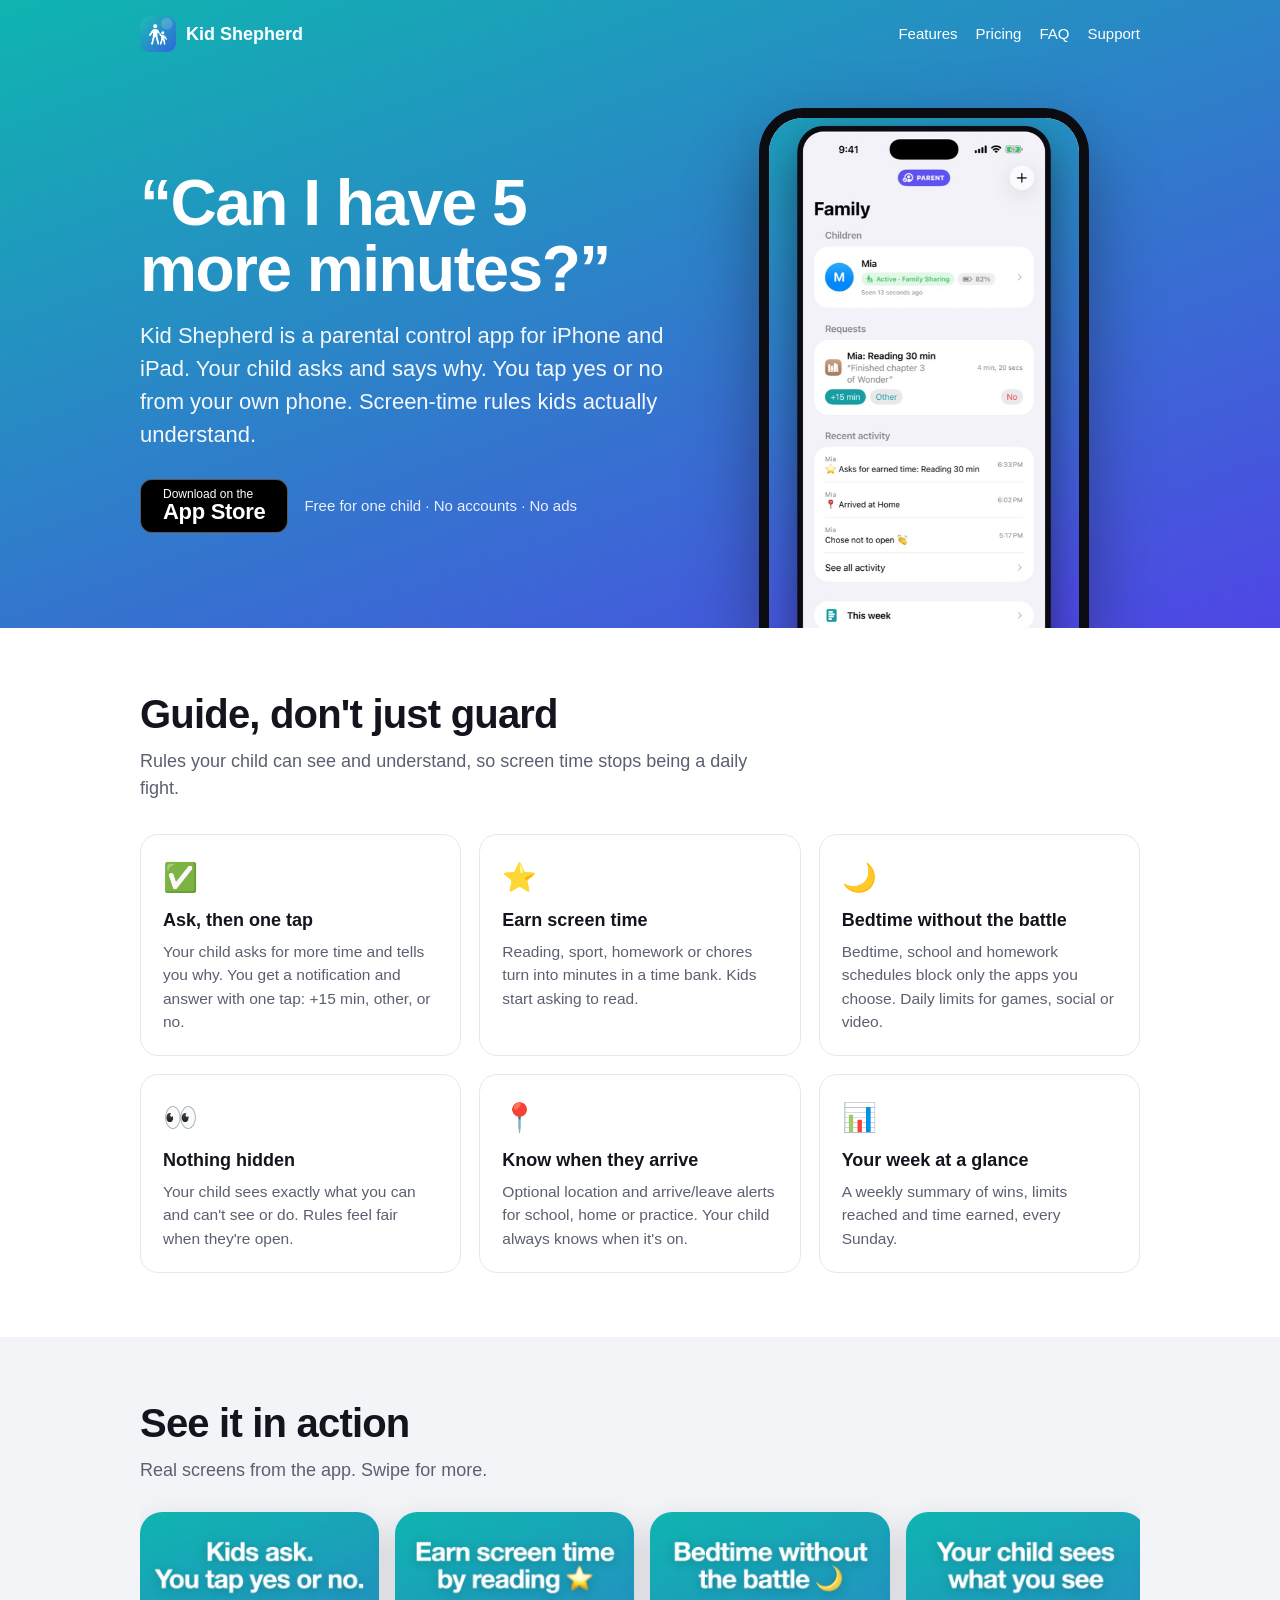
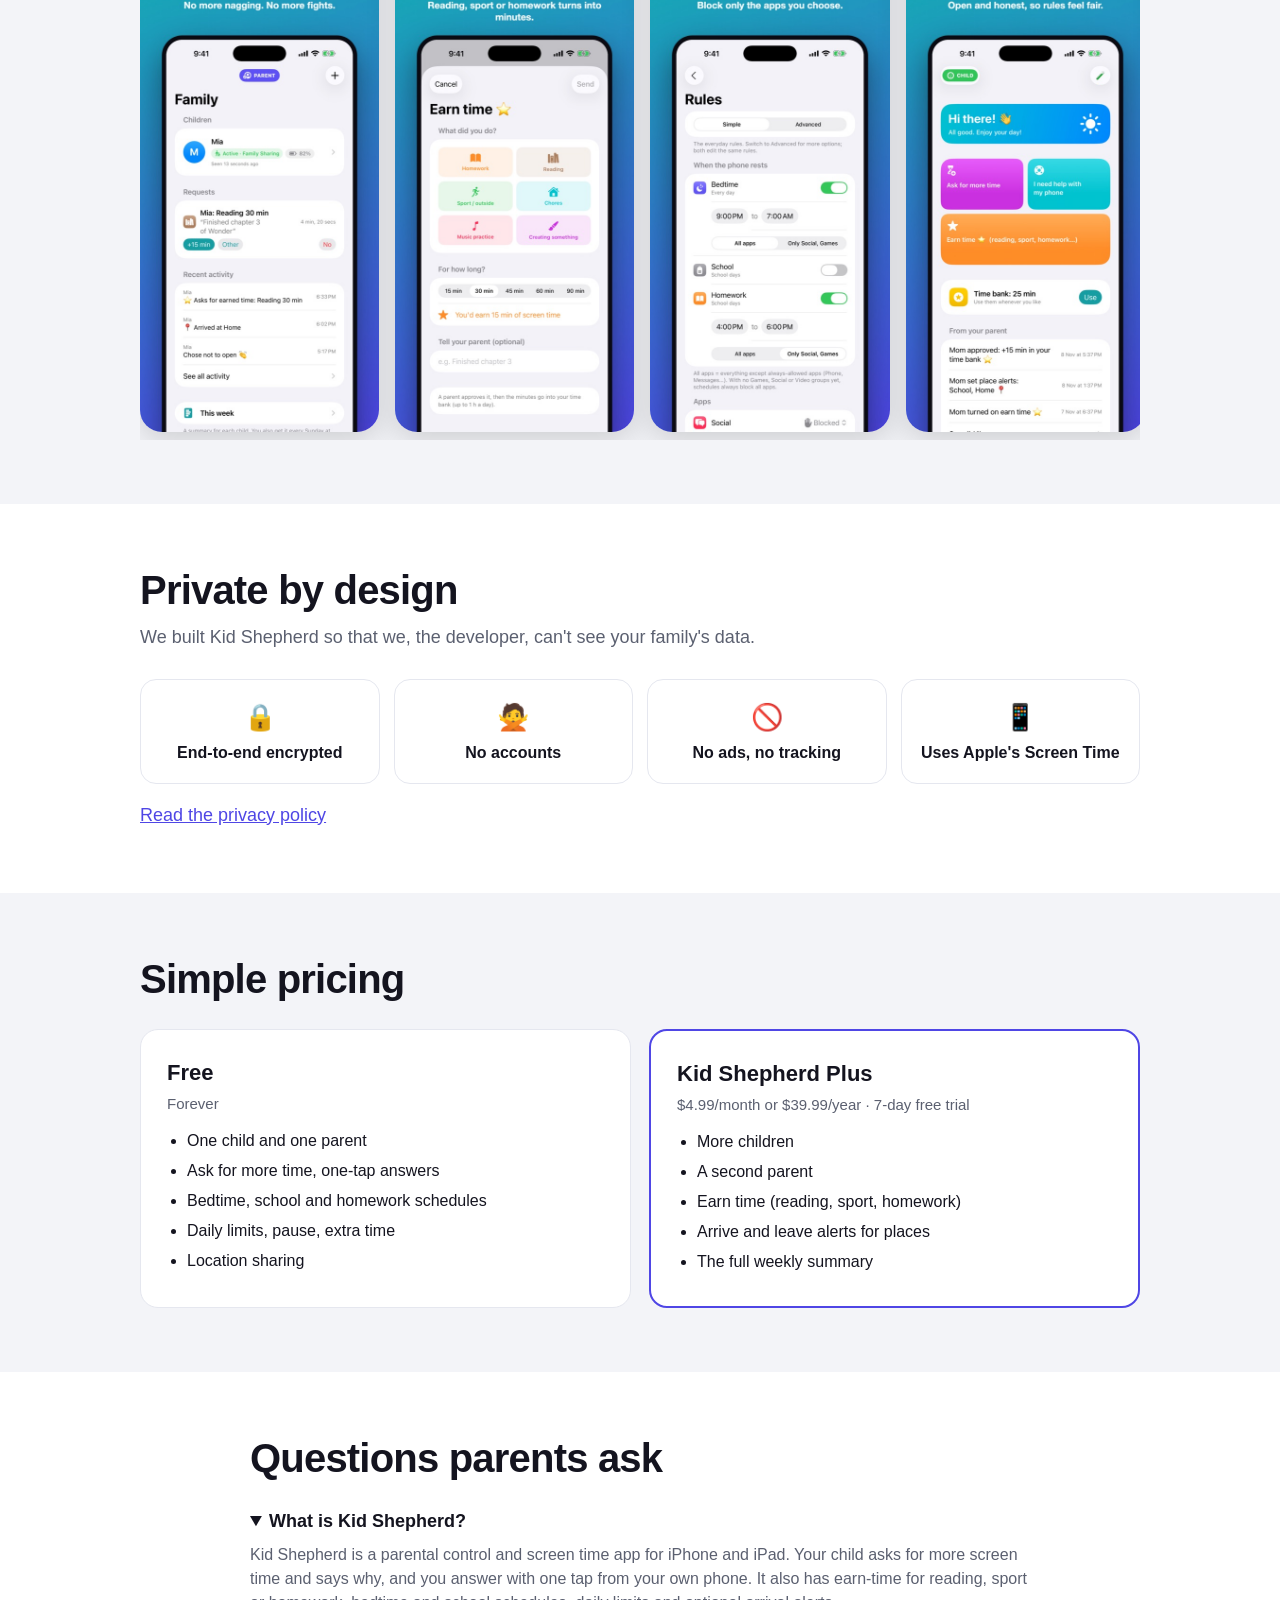
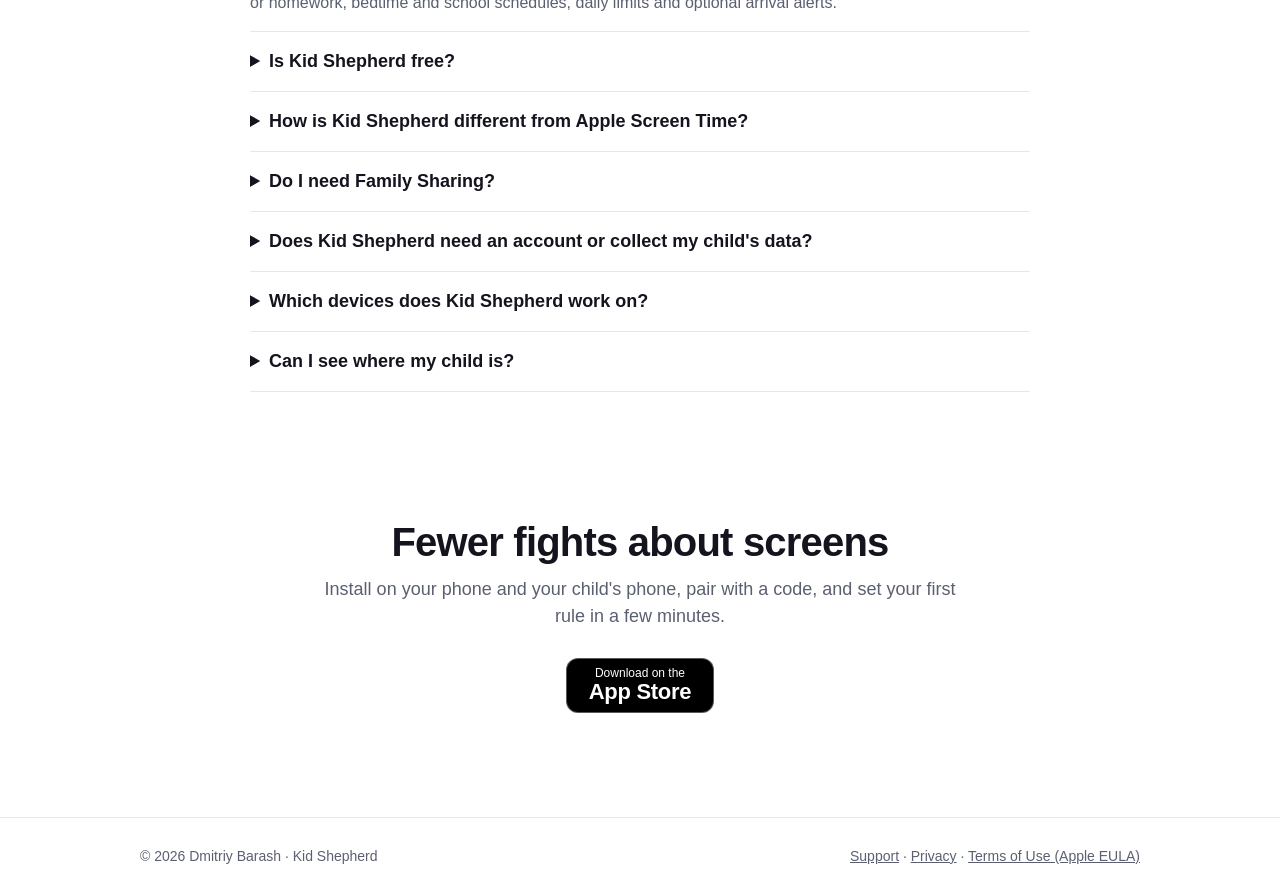
<file: index.html>
<!doctype html>
<html lang="en">
<head>
<meta charset="utf-8">
<meta name="viewport" content="width=device-width, initial-scale=1">
<title>Kid Shepherd: Parental Control & Screen Time App for iPhone</title>
<meta name="description" content="Parental control app for iPhone and iPad: kids ask for more screen time and say why, you tap yes or no. Earn time by reading, bedtime schedules, arrival alerts. Free for one child, no ads.">
<link rel="canonical" href="https://dbar12345.github.io/kidshepherd/">
<meta name="robots" content="index,follow,max-image-preview:large">
<meta name="author" content="Dmitriy Barash">
<meta name="google-site-verification" content="SYICoJRoNOZZ-o2s8gVpLgnjR1jkBeaQn4TcHJgMXC4">
<meta name="msvalidate.01" content="D8CB6A2816B3D1BB7AE68AE9BAF195B7">
<meta name="apple-itunes-app" content="app-id=6832094878">
<link rel="alternate" type="text/plain" title="Kid Shepherd summary for AI assistants" href="llms.txt">
<script type="application/ld+json">
{
  "@context": "https://schema.org",
  "@graph": [
    {
      "@type": "MobileApplication",
      "@id": "https://dbar12345.github.io/kidshepherd/#app",
      "name": "Kid Shepherd",
      "alternateName": "Kid Shepherd: Parental Control",
      "description": "Parental control and screen time app for iPhone and iPad. Children ask for more screen time and say why; parents answer with one tap from their own phone. Earn screen time by reading, sport or homework, bedtime and school schedules that block only chosen apps, optional location and arrival alerts. No accounts, no ads, no tracking; family data is end-to-end encrypted.",
      "url": "https://dbar12345.github.io/kidshepherd/",
      "installUrl": "https://apps.apple.com/app/id6832094878",
      "sameAs": ["https://apps.apple.com/app/id6832094878"],
      "operatingSystem": "iOS 17.0 or later, iPadOS 17.0 or later",
      "applicationCategory": "LifestyleApplication",
      "applicationSubCategory": "Parental controls",
      "contentRating": "4+",
      "isAccessibleForFree": true,
      "image": "https://dbar12345.github.io/kidshepherd/img/icon.png",
      "screenshot": [
        "https://dbar12345.github.io/kidshepherd/img/1-family.jpg",
        "https://dbar12345.github.io/kidshepherd/img/5-earn-time.jpg",
        "https://dbar12345.github.io/kidshepherd/img/3-rules.jpg",
        "https://dbar12345.github.io/kidshepherd/img/4-kid-home.jpg",
        "https://dbar12345.github.io/kidshepherd/img/6-location-places.jpg",
        "https://dbar12345.github.io/kidshepherd/img/7-this-week.jpg"
      ],
      "featureList": [
        "Children ask for more screen time with a reason; parents approve or decline in one tap",
        "Earn screen time by reading, sport, homework or chores",
        "Bedtime, school and homework schedules that block only the apps you choose",
        "Daily limits for app groups such as games, social or video",
        "The child sees exactly what the parent can and can't see or do",
        "Optional location sharing and arrive/leave alerts for places",
        "Weekly summary",
        "No accounts, no ads, no tracking; end-to-end encrypted"
      ],
      "offers": [
        {"@type": "Offer", "name": "Free (one child, one parent)", "price": "0", "priceCurrency": "USD"},
        {"@type": "Offer", "name": "Kid Shepherd Plus, monthly", "price": "4.99", "priceCurrency": "USD"},
        {"@type": "Offer", "name": "Kid Shepherd Plus, yearly", "price": "39.99", "priceCurrency": "USD"}
      ],
      "author": {"@id": "https://dbar12345.github.io/kidshepherd/#dev"},
      "publisher": {"@id": "https://dbar12345.github.io/kidshepherd/#dev"}
    },
    {
      "@type": "Person",
      "@id": "https://dbar12345.github.io/kidshepherd/#dev",
      "name": "Dmitriy Barash",
      "url": "https://dbar12345.github.io/kidshepherd/"
    },
    {
      "@type": "WebSite",
      "@id": "https://dbar12345.github.io/kidshepherd/#site",
      "name": "Kid Shepherd",
      "url": "https://dbar12345.github.io/kidshepherd/",
      "about": {"@id": "https://dbar12345.github.io/kidshepherd/#app"}
    },
    {
      "@type": "FAQPage",
      "@id": "https://dbar12345.github.io/kidshepherd/#faq",
      "mainEntity": [
        {"@type": "Question", "name": "What is Kid Shepherd?", "acceptedAnswer": {"@type": "Answer", "text": "Kid Shepherd is a parental control and screen time app for iPhone and iPad. Your child asks for more screen time and says why, and you answer with one tap from your own phone. It also has earn-time for reading, sport or homework, bedtime and school schedules, daily limits and optional arrival alerts."}},
        {"@type": "Question", "name": "Is Kid Shepherd free?", "acceptedAnswer": {"@type": "Answer", "text": "Yes. It is free for one child and one parent, with no ads. Kid Shepherd Plus ($4.99 a month or $39.99 a year, with a 7-day free trial) adds more children, a second parent, earn-time, arrive and leave alerts for places, and the full weekly summary."}},
        {"@type": "Question", "name": "How is Kid Shepherd different from Apple Screen Time?", "acceptedAnswer": {"@type": "Answer", "text": "Kid Shepherd is built on Apple's Screen Time framework, so app blocking is done by iOS itself. On top of it, Kid Shepherd adds requests with a reason and one-tap answers from the parent's phone, earning screen time by reading or homework, schedules that block only the app groups you choose, a screen where the child sees the rules, and optional arrival alerts."}},
        {"@type": "Question", "name": "Do I need Family Sharing?", "acceptedAnswer": {"@type": "Answer", "text": "No. Putting the child in Family Sharing gives the strongest protection, but Kid Shepherd also works on any iPhone, which suits teens, and has a reminders-only mode that works without Screen Time."}},
        {"@type": "Question", "name": "Does Kid Shepherd need an account or collect my child's data?", "acceptedAnswer": {"@type": "Answer", "text": "No accounts are needed. There are no ads and no tracking. Family data is end-to-end encrypted between your family's devices, so the developer cannot see it."}},
        {"@type": "Question", "name": "Which devices does Kid Shepherd work on?", "acceptedAnswer": {"@type": "Answer", "text": "iPhone and iPad with iOS or iPadOS 17 or later. Install it on the parent's device and the child's device and pair them with a QR code or a 6-digit code. Android is not supported."}},
        {"@type": "Question", "name": "Can I see where my child is?", "acceptedAnswer": {"@type": "Answer", "text": "Yes, if you turn it on. Location sharing is optional, and Kid Shepherd Plus adds arrive and leave alerts for places such as school, home or practice. Your child can always see when location sharing is on."}}
      ]
    }
  ]
}
</script>
<meta property="og:title" content="Kid Shepherd: screen time kids understand">
<meta property="og:description" content="Kids ask, you tap yes or no. Earn screen time by reading. Bedtime without the battle. Free for one child.">
<meta property="og:image" content="https://dbar12345.github.io/kidshepherd/img/og.jpg">
<meta property="og:url" content="https://dbar12345.github.io/kidshepherd/">
<meta name="twitter:card" content="summary_large_image">
<link rel="icon" href="img/icon.png">
<link rel="apple-touch-icon" href="img/icon.png">
<link rel="stylesheet" href="style.css">
</head>
<body>
<header class="hero">
  <div class="wrap">
    <nav>
      <a class="brand" href="./"><img src="img/icon.png" alt="">Kid Shepherd</a>
      <div class="links"><a href="#features">Features</a><a href="#pricing">Pricing</a><a href="#faq">FAQ</a><a href="support.html">Support</a></div>
    </nav>
    <div>
      <h1>“Can I have 5 more minutes?”</h1>
      <p class="lead">Kid Shepherd is a parental control app for iPhone and iPad. Your child asks and says why. You tap yes or no from your own phone. Screen-time rules kids actually understand.</p>
      <div class="cta">
        <a href="https://apps.apple.com/app/id6832094878"><span class="store"><small>Download on the</small>App Store</span></a>
        <span class="note">Free for one child · No accounts · No ads</span>
      </div>
    </div>
    <div class="phone"><img src="img/1-family.jpg" alt="Kid Shepherd parent screen with a time request from Mia"></div>
  </div>
</header>

<main>
<section id="features">
  <div class="wrap">
    <h2>Guide, don't just guard</h2>
    <p class="sub">Rules your child can see and understand, so screen time stops being a daily fight.</p>
    <div class="features">
      <div class="f"><div class="e">✅</div><h3>Ask, then one tap</h3><p>Your child asks for more time and tells you why. You get a notification and answer with one tap: +15 min, other, or no.</p></div>
      <div class="f"><div class="e">⭐</div><h3>Earn screen time</h3><p>Reading, sport, homework or chores turn into minutes in a time bank. Kids start asking to read.</p></div>
      <div class="f"><div class="e">🌙</div><h3>Bedtime without the battle</h3><p>Bedtime, school and homework schedules block only the apps you choose. Daily limits for games, social or video.</p></div>
      <div class="f"><div class="e">👀</div><h3>Nothing hidden</h3><p>Your child sees exactly what you can and can't see or do. Rules feel fair when they're open.</p></div>
      <div class="f"><div class="e">📍</div><h3>Know when they arrive</h3><p>Optional location and arrive/leave alerts for school, home or practice. Your child always knows when it's on.</p></div>
      <div class="f"><div class="e">📊</div><h3>Your week at a glance</h3><p>A weekly summary of wins, limits reached and time earned, every Sunday.</p></div>
    </div>
  </div>
</section>

<section class="soft">
  <div class="wrap">
    <h2>See it in action</h2>
    <p class="sub">Real screens from the app. Swipe for more.</p>
    <div class="shots">
      <img src="img/1-family.jpg" alt="Kids ask, you tap yes or no" loading="lazy">
      <img src="img/5-earn-time.jpg" alt="Earn screen time by reading" loading="lazy">
      <img src="img/3-rules.jpg" alt="Bedtime without the battle" loading="lazy">
      <img src="img/4-kid-home.jpg" alt="Your child sees what you see" loading="lazy">
      <img src="img/6-location-places.jpg" alt="Know when they arrive" loading="lazy">
      <img src="img/7-this-week.jpg" alt="Your week at a glance" loading="lazy">
    </div>
  </div>
</section>

<section>
  <div class="wrap">
    <h2>Private by design</h2>
    <p class="sub">We built Kid Shepherd so that we, the developer, can't see your family's data.</p>
    <div class="trust">
      <div><span>🔒</span>End-to-end encrypted</div>
      <div><span>🙅</span>No accounts</div>
      <div><span>🚫</span>No ads, no tracking</div>
      <div><span>📱</span>Uses Apple's Screen Time</div>
    </div>
    <p class="sub" style="margin-top:18px"><a href="privacy.html">Read the privacy policy</a></p>
  </div>
</section>

<section id="pricing" class="soft">
  <div class="wrap">
    <h2>Simple pricing</h2>
    <div class="plans">
      <div class="plan"><h3>Free</h3><div class="price">Forever</div>
        <ul><li>One child and one parent</li><li>Ask for more time, one-tap answers</li><li>Bedtime, school and homework schedules</li><li>Daily limits, pause, extra time</li><li>Location sharing</li></ul></div>
      <div class="plan plus"><h3>Kid Shepherd Plus</h3><div class="price">$4.99/month or $39.99/year · 7-day free trial</div>
        <ul><li>More children</li><li>A second parent</li><li>Earn time (reading, sport, homework)</li><li>Arrive and leave alerts for places</li><li>The full weekly summary</li></ul></div>
    </div>
  </div>
</section>

<section id="faq">
  <div class="wrap faq">
    <h2>Questions parents ask</h2>
    <details open><summary>What is Kid Shepherd?</summary><p>Kid Shepherd is a parental control and screen time app for iPhone and iPad. Your child asks for more screen time and says why, and you answer with one tap from your own phone. It also has earn-time for reading, sport or homework, bedtime and school schedules, daily limits and optional arrival alerts.</p></details>
    <details><summary>Is Kid Shepherd free?</summary><p>Yes. It is free for one child and one parent, with no ads. Kid Shepherd Plus ($4.99 a month or $39.99 a year, with a 7-day free trial) adds more children, a second parent, earn-time, arrive and leave alerts for places, and the full weekly summary.</p></details>
    <details><summary>How is Kid Shepherd different from Apple Screen Time?</summary><p>Kid Shepherd is built on Apple's Screen Time framework, so app blocking is done by iOS itself. On top of it, Kid Shepherd adds requests with a reason and one-tap answers from the parent's phone, earning screen time by reading or homework, schedules that block only the app groups you choose, a screen where the child sees the rules, and optional arrival alerts.</p></details>
    <details><summary>Do I need Family Sharing?</summary><p>No. Putting the child in Family Sharing gives the strongest protection, but Kid Shepherd also works on any iPhone, which suits teens, and has a reminders-only mode that works without Screen Time.</p></details>
    <details><summary>Does Kid Shepherd need an account or collect my child's data?</summary><p>No accounts are needed. There are no ads and no tracking. Family data is end-to-end encrypted between your family's devices, so the developer cannot see it. <a href="privacy.html">Privacy policy</a></p></details>
    <details><summary>Which devices does Kid Shepherd work on?</summary><p>iPhone and iPad with iOS or iPadOS 17 or later. Install it on the parent's device and the child's device and pair them with a QR code or a 6-digit code. Android is not supported.</p></details>
    <details><summary>Can I see where my child is?</summary><p>Yes, if you turn it on. Location sharing is optional, and Kid Shepherd Plus adds arrive and leave alerts for places such as school, home or practice. Your child can always see when location sharing is on.</p></details>
  </div>
</section>

<section class="final">
  <div class="wrap">
    <h2>Fewer fights about screens</h2>
    <p class="sub" style="margin:0 auto">Install on your phone and your child's phone, pair with a code, and set your first rule in a few minutes.</p>
    <div class="cta"><a href="https://apps.apple.com/app/id6832094878"><span class="store"><small>Download on the</small>App Store</span></a></div>
  </div>
</section>
</main>

<footer>
  <div class="wrap">
    <span>© 2026 Dmitriy Barash · Kid Shepherd</span>
    <span><a href="support.html">Support</a> · <a href="privacy.html">Privacy</a> · <a href="https://www.apple.com/legal/internet-services/itunes/dev/stdeula/">Terms of Use (Apple EULA)</a></span>
  </div>
</footer>
</body>
</html>
</file>
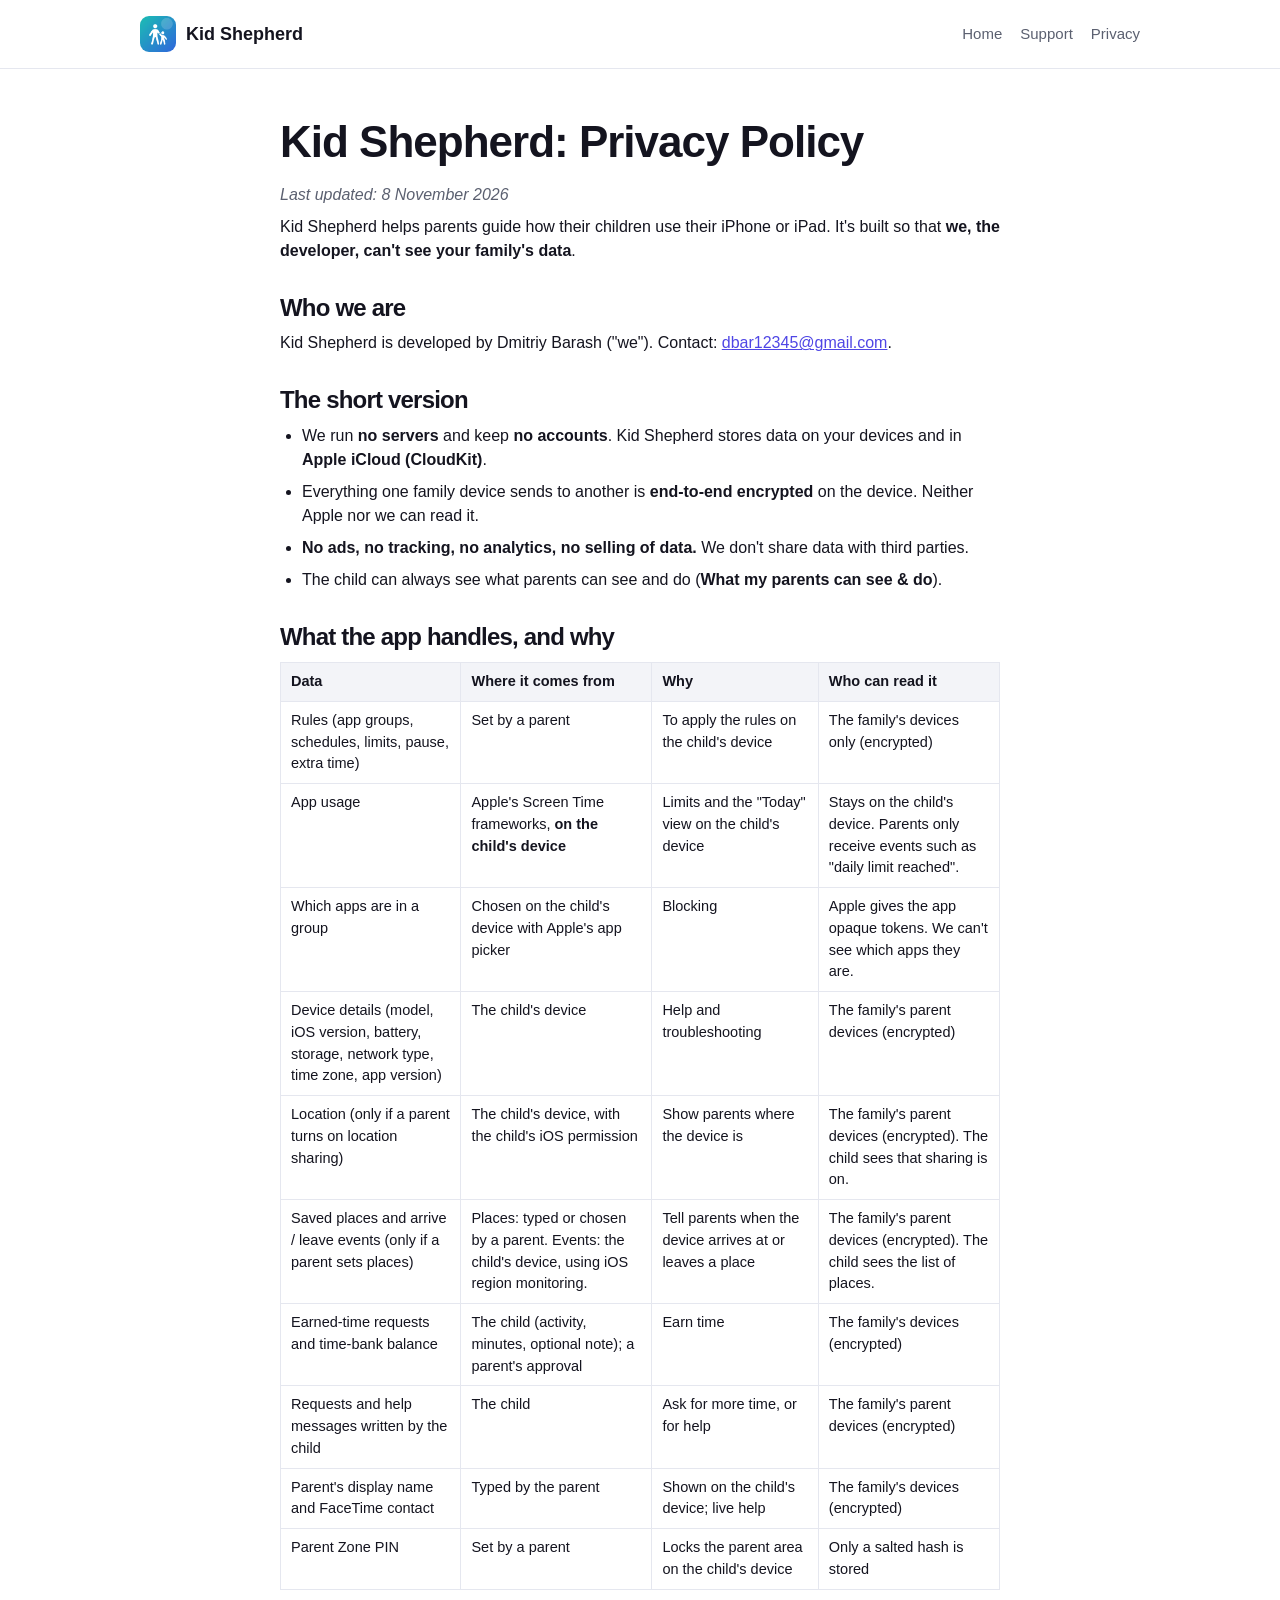
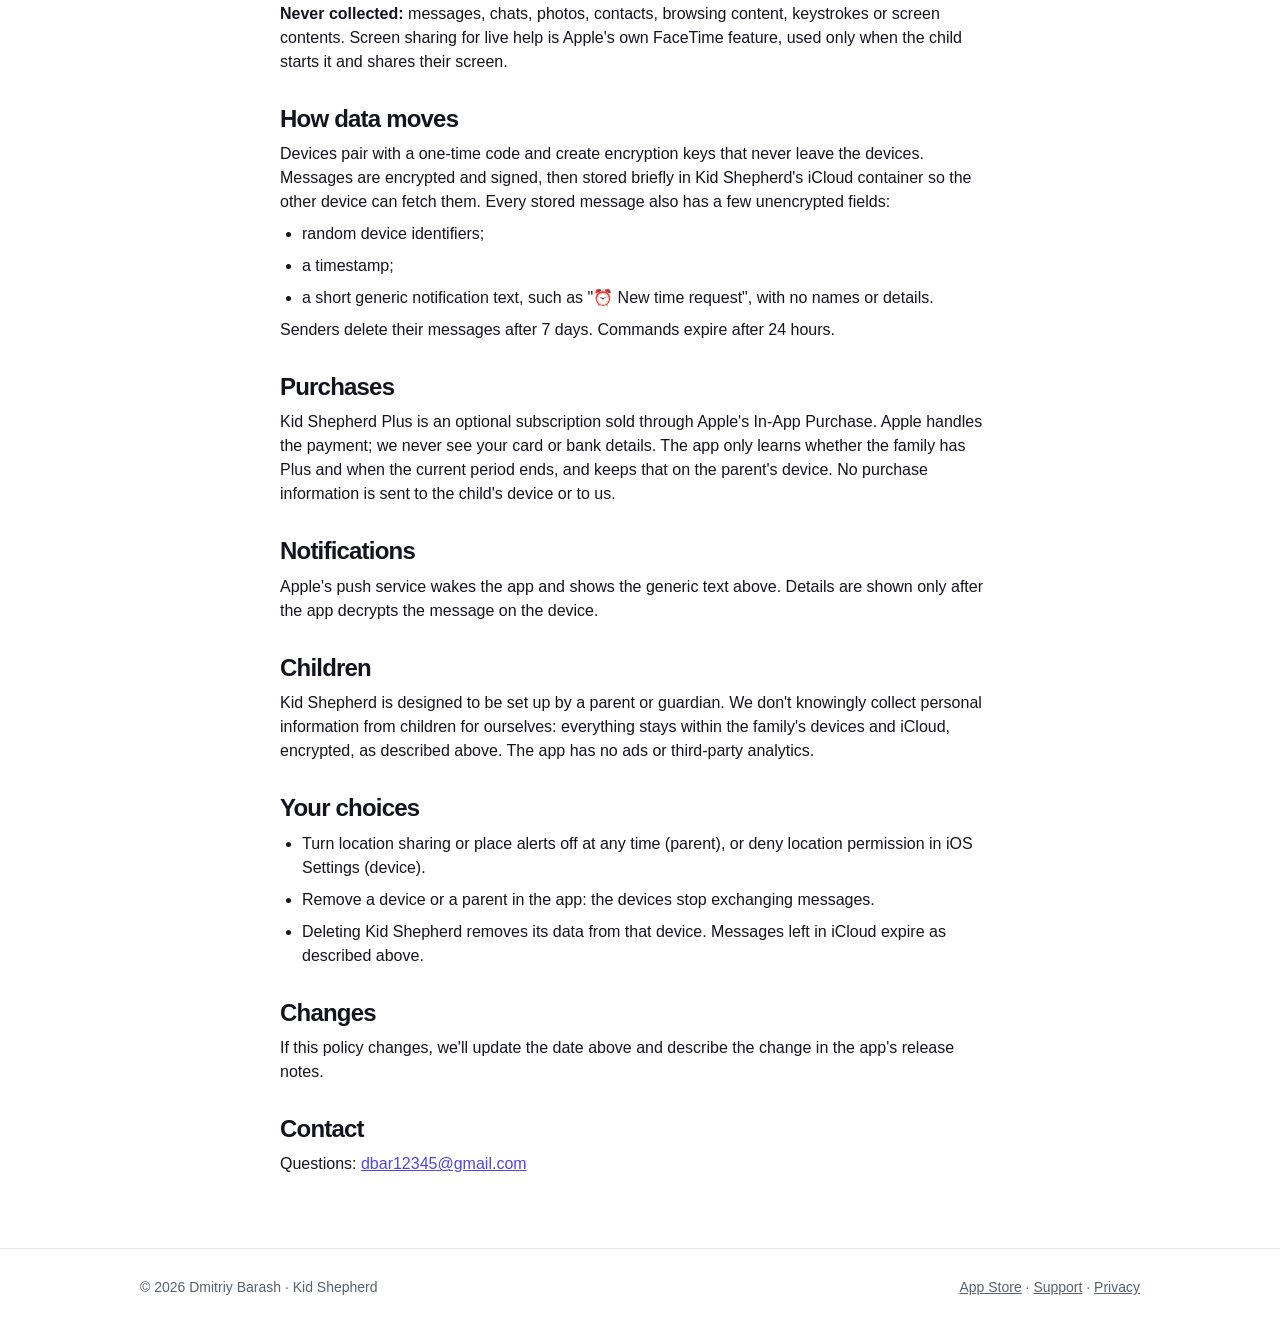
<file: privacy.html>
<!doctype html>
<html lang="en"><head><meta charset="utf-8"><meta name="viewport" content="width=device-width, initial-scale=1">
<title>Kid Shepherd: Privacy Policy</title><meta name="description" content="Kid Shepherd privacy policy: no accounts, no ads, no tracking. Family data is end-to-end encrypted between your family&#x27;s devices and the developer can&#x27;t see it.">
<link rel="canonical" href="https://dbar12345.github.io/kidshepherd/privacy.html"><meta name="apple-itunes-app" content="app-id=6832094878">
<link rel="icon" href="img/icon.png"><link rel="stylesheet" href="style.css"></head>
<body>
<div class="topbar"><div class="wrap"><nav><a class="brand" href="./"><img src="img/icon.png" alt="">Kid Shepherd</a>
<div class="links"><a href="./">Home</a><a href="support.html">Support</a><a href="privacy.html">Privacy</a></div></nav></div></div>
<main class="wrap doc">
<h1>Kid Shepherd: Privacy Policy</h1>
<p class="meta"><em>Last updated: 8 November 2026</em></p>
<p>Kid Shepherd helps parents guide how their children use their iPhone or iPad. It's built so that <strong>we, the developer, can't see your family's data</strong>.</p>
<h2>Who we are</h2>
<p>Kid Shepherd is developed by Dmitriy Barash ("we"). Contact: <a href="mailto:dbar12345@gmail.com">dbar12345@gmail.com</a>.</p>
<h2>The short version</h2>
<ul>
<li>We run <strong>no servers</strong> and keep <strong>no accounts</strong>. Kid Shepherd stores data on your devices and in <strong>Apple iCloud (CloudKit)</strong>.</li>
<li>Everything one family device sends to another is <strong>end-to-end encrypted</strong> on the device. Neither Apple nor we can read it.</li>
<li><strong>No ads, no tracking, no analytics, no selling of data.</strong> We don't share data with third parties.</li>
<li>The child can always see what parents can see and do (<strong>What my parents can see &amp; do</strong>).</li>
</ul>
<h2>What the app handles, and why</h2>
<table><thead><tr><th>Data</th><th>Where it comes from</th><th>Why</th><th>Who can read it</th></tr></thead><tbody>
<tr><td>Rules (app groups, schedules, limits, pause, extra time)</td><td>Set by a parent</td><td>To apply the rules on the child's device</td><td>The family's devices only (encrypted)</td></tr>
<tr><td>App usage</td><td>Apple's Screen Time frameworks, <strong>on the child's device</strong></td><td>Limits and the "Today" view on the child's device</td><td>Stays on the child's device. Parents only receive events such as "daily limit reached".</td></tr>
<tr><td>Which apps are in a group</td><td>Chosen on the child's device with Apple's app picker</td><td>Blocking</td><td>Apple gives the app opaque tokens. We can't see which apps they are.</td></tr>
<tr><td>Device details (model, iOS version, battery, storage, network type, time zone, app version)</td><td>The child's device</td><td>Help and troubleshooting</td><td>The family's parent devices (encrypted)</td></tr>
<tr><td>Location (only if a parent turns on location sharing)</td><td>The child's device, with the child's iOS permission</td><td>Show parents where the device is</td><td>The family's parent devices (encrypted). The child sees that sharing is on.</td></tr>
<tr><td>Saved places and arrive / leave events (only if a parent sets places)</td><td>Places: typed or chosen by a parent. Events: the child's device, using iOS region monitoring.</td><td>Tell parents when the device arrives at or leaves a place</td><td>The family's parent devices (encrypted). The child sees the list of places.</td></tr>
<tr><td>Earned-time requests and time-bank balance</td><td>The child (activity, minutes, optional note); a parent's approval</td><td>Earn time</td><td>The family's devices (encrypted)</td></tr>
<tr><td>Requests and help messages written by the child</td><td>The child</td><td>Ask for more time, or for help</td><td>The family's parent devices (encrypted)</td></tr>
<tr><td>Parent's display name and FaceTime contact</td><td>Typed by the parent</td><td>Shown on the child's device; live help</td><td>The family's devices (encrypted)</td></tr>
<tr><td>Parent Zone PIN</td><td>Set by a parent</td><td>Locks the parent area on the child's device</td><td>Only a salted hash is stored</td></tr>
</tbody></table>
<p><strong>Never collected:</strong> messages, chats, photos, contacts, browsing content, keystrokes or screen contents. Screen sharing for live help is Apple's own FaceTime feature, used only when the child starts it and shares their screen.</p>
<h2>How data moves</h2>
<p>Devices pair with a one-time code and create encryption keys that never leave the devices. Messages are encrypted and signed, then stored briefly in Kid Shepherd's iCloud container so the other device can fetch them. Every stored message also has a few unencrypted fields:</p>
<ul>
<li>random device identifiers;</li>
<li>a timestamp;</li>
<li>a short generic notification text, such as "⏰ New time request", with no names or details.</li>
</ul>
<p>Senders delete their messages after 7 days. Commands expire after 24 hours.</p>
<h2>Purchases</h2>
<p>Kid Shepherd Plus is an optional subscription sold through Apple's In-App Purchase. Apple handles the payment; we never see your card or bank details. The app only learns whether the family has Plus and when the current period ends, and keeps that on the parent's device. No purchase information is sent to the child's device or to us.</p>
<h2>Notifications</h2>
<p>Apple's push service wakes the app and shows the generic text above. Details are shown only after the app decrypts the message on the device.</p>
<h2>Children</h2>
<p>Kid Shepherd is designed to be set up by a parent or guardian. We don't knowingly collect personal information from children for ourselves: everything stays within the family's devices and iCloud, encrypted, as described above. The app has no ads or third-party analytics.</p>
<h2>Your choices</h2>
<ul>
<li>Turn location sharing or place alerts off at any time (parent), or deny location permission in iOS Settings (device).</li>
<li>Remove a device or a parent in the app: the devices stop exchanging messages.</li>
<li>Deleting Kid Shepherd removes its data from that device. Messages left in iCloud expire as described above.</li>
</ul>
<h2>Changes</h2>
<p>If this policy changes, we'll update the date above and describe the change in the app's release notes.</p>
<h2>Contact</h2>
<p>Questions: <a href="mailto:dbar12345@gmail.com">dbar12345@gmail.com</a></p>
</main>
<footer><div class="wrap"><span>© 2026 Dmitriy Barash · Kid Shepherd</span>
<span><a href="https://apps.apple.com/app/id6832094878">App Store</a> · <a href="support.html">Support</a> · <a href="privacy.html">Privacy</a></span></div></footer>
</body></html>
</file>
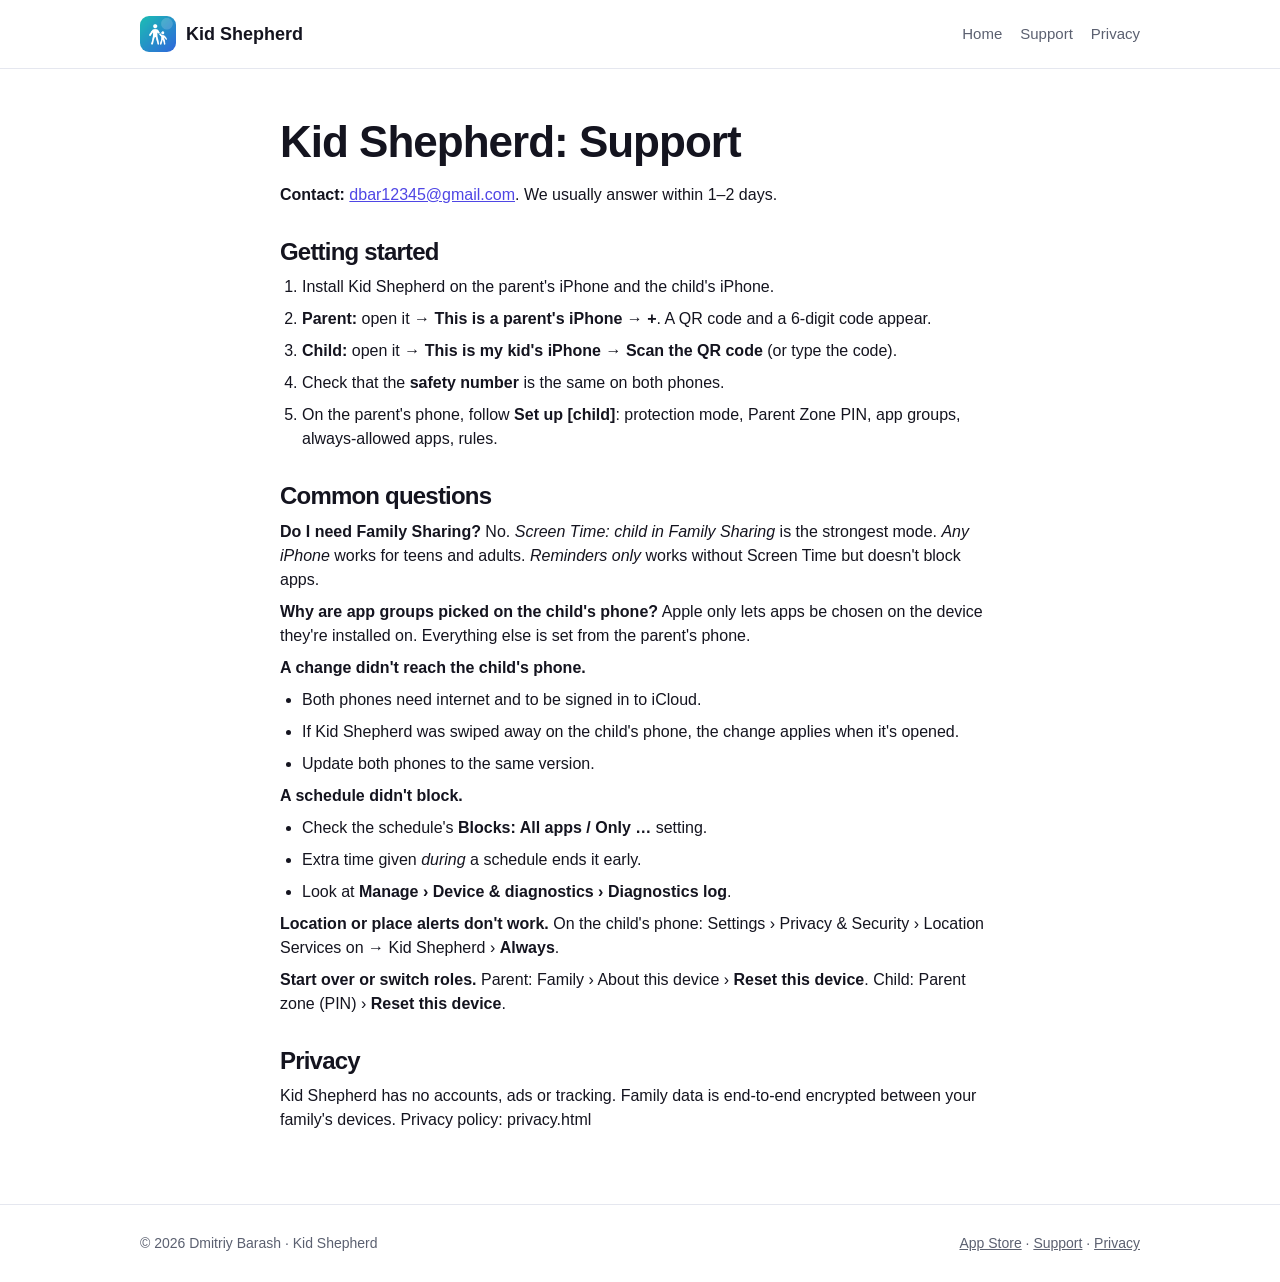
<file: support.html>
<!doctype html>
<html lang="en"><head><meta charset="utf-8"><meta name="viewport" content="width=device-width, initial-scale=1">
<title>Kid Shepherd: Support</title><meta name="description" content="Kid Shepherd help: set up the parental control app on a parent&#x27;s and a child&#x27;s iPhone, pair with a code, and fix common problems with schedules, location and syncing.">
<link rel="canonical" href="https://dbar12345.github.io/kidshepherd/support.html"><meta name="apple-itunes-app" content="app-id=6832094878">
<link rel="icon" href="img/icon.png"><link rel="stylesheet" href="style.css"></head>
<body>
<div class="topbar"><div class="wrap"><nav><a class="brand" href="./"><img src="img/icon.png" alt="">Kid Shepherd</a>
<div class="links"><a href="./">Home</a><a href="support.html">Support</a><a href="privacy.html">Privacy</a></div></nav></div></div>
<main class="wrap doc">
<h1>Kid Shepherd: Support</h1>
<p><strong>Contact:</strong> <a href="mailto:dbar12345@gmail.com">dbar12345@gmail.com</a>. We usually answer within 1–2 days.</p>
<h2>Getting started</h2>
<ol>
<li>Install Kid Shepherd on the parent's iPhone and the child's iPhone.</li>
<li><strong>Parent:</strong> open it → <strong>This is a parent's iPhone</strong> → <strong>+</strong>. A QR code and a 6-digit code appear.</li>
<li><strong>Child:</strong> open it → <strong>This is my kid's iPhone</strong> → <strong>Scan the QR code</strong> (or type the code).</li>
<li>Check that the <strong>safety number</strong> is the same on both phones.</li>
<li>On the parent's phone, follow <strong>Set up [child]</strong>: protection mode, Parent Zone PIN, app groups, always-allowed apps, rules.</li>
</ol>
<h2>Common questions</h2>
<p><strong>Do I need Family Sharing?</strong> No. <em>Screen Time: child in Family Sharing</em> is the strongest mode. <em>Any iPhone</em> works for teens and adults. <em>Reminders only</em> works without Screen Time but doesn't block apps.</p>
<p><strong>Why are app groups picked on the child's phone?</strong> Apple only lets apps be chosen on the device they're installed on. Everything else is set from the parent's phone.</p>
<p><strong>A change didn't reach the child's phone.</strong></p>
<ul>
<li>Both phones need internet and to be signed in to iCloud.</li>
<li>If Kid Shepherd was swiped away on the child's phone, the change applies when it's opened.</li>
<li>Update both phones to the same version.</li>
</ul>
<p><strong>A schedule didn't block.</strong></p>
<ul>
<li>Check the schedule's <strong>Blocks: All apps / Only …</strong> setting.</li>
<li>Extra time given <em>during</em> a schedule ends it early.</li>
<li>Look at <strong>Manage › Device &amp; diagnostics › Diagnostics log</strong>.</li>
</ul>
<p><strong>Location or place alerts don't work.</strong> On the child's phone: Settings › Privacy &amp; Security › Location Services on → Kid Shepherd › <strong>Always</strong>.</p>
<p><strong>Start over or switch roles.</strong> Parent: Family › About this device › <strong>Reset this device</strong>. Child: Parent zone (PIN) › <strong>Reset this device</strong>.</p>
<h2>Privacy</h2>
<p>Kid Shepherd has no accounts, ads or tracking. Family data is end-to-end encrypted between your family's devices. Privacy policy: privacy.html</p>
</main>
<footer><div class="wrap"><span>© 2026 Dmitriy Barash · Kid Shepherd</span>
<span><a href="https://apps.apple.com/app/id6832094878">App Store</a> · <a href="support.html">Support</a> · <a href="privacy.html">Privacy</a></span></div></footer>
</body></html>
</file>
<file: style.css>
:root{--teal:#0fb5b0;--indigo:#4f46e5;--ink:#14141f;--muted:#5b6070;--bg:#ffffff;--soft:#f3f4f8;--card:#ffffff;--line:#e5e7ef}
@media (prefers-color-scheme:dark){:root{--ink:#f2f3f7;--muted:#a6abbb;--bg:#0f1016;--soft:#181a24;--card:#1d1f2b;--line:#2a2d3c}}
*{box-sizing:border-box;margin:0}
html{-webkit-text-size-adjust:100%}
body{font-family:-apple-system,BlinkMacSystemFont,"SF Pro Text","Helvetica Neue",Arial,sans-serif;color:var(--ink);background:var(--bg);line-height:1.5}
a{color:var(--indigo)}
.wrap{max-width:1040px;margin:0 auto;padding:0 20px}
nav{display:flex;align-items:center;justify-content:space-between;padding:16px 0}
nav .brand{display:flex;align-items:center;gap:10px;font-weight:700;font-size:18px;color:inherit;text-decoration:none}
nav .brand img{width:36px;height:36px;border-radius:9px}
nav .links a{margin-left:18px;color:var(--muted);text-decoration:none;font-size:15px}
.hero{background:linear-gradient(160deg,var(--teal) 0%,var(--indigo) 100%);color:#fff;overflow:hidden}
.hero .wrap{display:grid;grid-template-columns:1.1fr .9fr;gap:40px;align-items:center}
.hero nav{grid-column:1/-1}
.hero nav .brand,.hero nav .links a{color:#fff}
.hero h1{font-size:clamp(38px,6vw,64px);line-height:1.03;letter-spacing:-1.5px;font-weight:800;margin:8px 0 16px}
.hero p.lead{font-size:clamp(18px,2.2vw,22px);opacity:.95;max-width:30em}
.cta{display:flex;align-items:center;gap:16px;flex-wrap:wrap;margin:28px 0 40px}
.cta a{text-decoration:none}
.store{display:inline-flex;flex-direction:column;justify-content:center;background:#000;color:#fff;border:1px solid rgba(255,255,255,.35);border-radius:12px;padding:8px 22px 9px;font-size:22px;font-weight:600;line-height:1.05;letter-spacing:-.3px}
.store small{font-size:12px;font-weight:500;letter-spacing:0}
body{overflow-x:hidden}
.wrap>*,.hero .wrap>*{min-width:0}
.cta .note{font-size:15px;opacity:.9}
.hero .phone{align-self:end;justify-self:center;width:min(330px,80vw);border:10px solid #0b0b12;border-bottom:0;border-radius:44px 44px 0 0;overflow:hidden;box-shadow:0 30px 70px rgba(0,0,0,.35);background:#fff;height:520px}
.hero .phone img{width:100%;display:block;margin-top:-152px}
section{padding:64px 0}
section.soft{background:var(--soft)}
h2{font-size:clamp(28px,4vw,40px);letter-spacing:-.8px;line-height:1.1;margin-bottom:12px}
.sub{color:var(--muted);font-size:18px;max-width:36em}
.features{display:grid;grid-template-columns:repeat(3,1fr);gap:18px;margin-top:32px}
.f{background:var(--card);border:1px solid var(--line);border-radius:18px;padding:22px}
.f .e{font-size:28px}
.f h3{font-size:18px;margin:8px 0 6px}
.f p{color:var(--muted);font-size:15.5px}
.shots{display:flex;gap:16px;overflow-x:auto;padding:28px 2px 8px;scroll-snap-type:x mandatory}
.shots img{height:520px;border-radius:22px;scroll-snap-align:start;box-shadow:0 10px 30px rgba(0,0,0,.15);flex:none}
.plans{display:grid;grid-template-columns:1fr 1fr;gap:18px;margin-top:28px}
.plan{background:var(--card);border:1px solid var(--line);border-radius:18px;padding:26px}
.plan.plus{border:2px solid var(--indigo)}
.plan h3{font-size:22px}
.plan .price{font-size:15px;color:var(--muted);margin:4px 0 14px}
.plan ul{padding-left:20px}
.plan li{margin:6px 0}
.trust{display:grid;grid-template-columns:repeat(4,1fr);gap:14px;margin-top:28px;text-align:center}
.trust div{background:var(--card);border:1px solid var(--line);border-radius:16px;padding:18px 12px;font-weight:600}
.trust span{display:block;font-size:26px;margin-bottom:4px}
.faq{max-width:820px}
.faq details{border-bottom:1px solid var(--line);padding:16px 0}
.faq summary{font-weight:700;font-size:18px;cursor:pointer}
.faq details p{color:var(--muted);margin-top:8px}
.final{text-align:center}
.final .cta{justify-content:center}
footer{border-top:1px solid var(--line);padding:28px 0;color:var(--muted);font-size:14px}
footer .wrap{display:flex;justify-content:space-between;flex-wrap:wrap;gap:12px}
footer a{color:var(--muted)}
.topbar{border-bottom:1px solid var(--line)}
.doc{max-width:760px;padding-top:24px;padding-bottom:64px}
.doc h1{font-size:clamp(30px,5vw,44px);letter-spacing:-1px;margin:16px 0 8px}
.doc h2{font-size:24px;margin:32px 0 10px}
.doc p,.doc li{margin:8px 0}
.doc ul,.doc ol{padding-left:22px}
.doc table{border-collapse:collapse;width:100%;font-size:14.5px;margin:12px 0;display:block;overflow-x:auto}
.doc th,.doc td{border:1px solid var(--line);padding:8px 10px;text-align:left;vertical-align:top}
.doc th{background:var(--soft)}
.doc .meta{color:var(--muted)}
@media (max-width:820px){
  .hero .wrap{grid-template-columns:1fr}
  .hero .phone{height:400px}
  .cta{margin-bottom:28px}
  .features,.plans{grid-template-columns:1fr}
  .trust{grid-template-columns:1fr 1fr}
  .shots img{height:440px}
  nav .links a{margin-left:12px;font-size:14px}
  nav .links a:not(:last-child){display:none}
  .hero p.lead{max-width:none}
}
</file>
